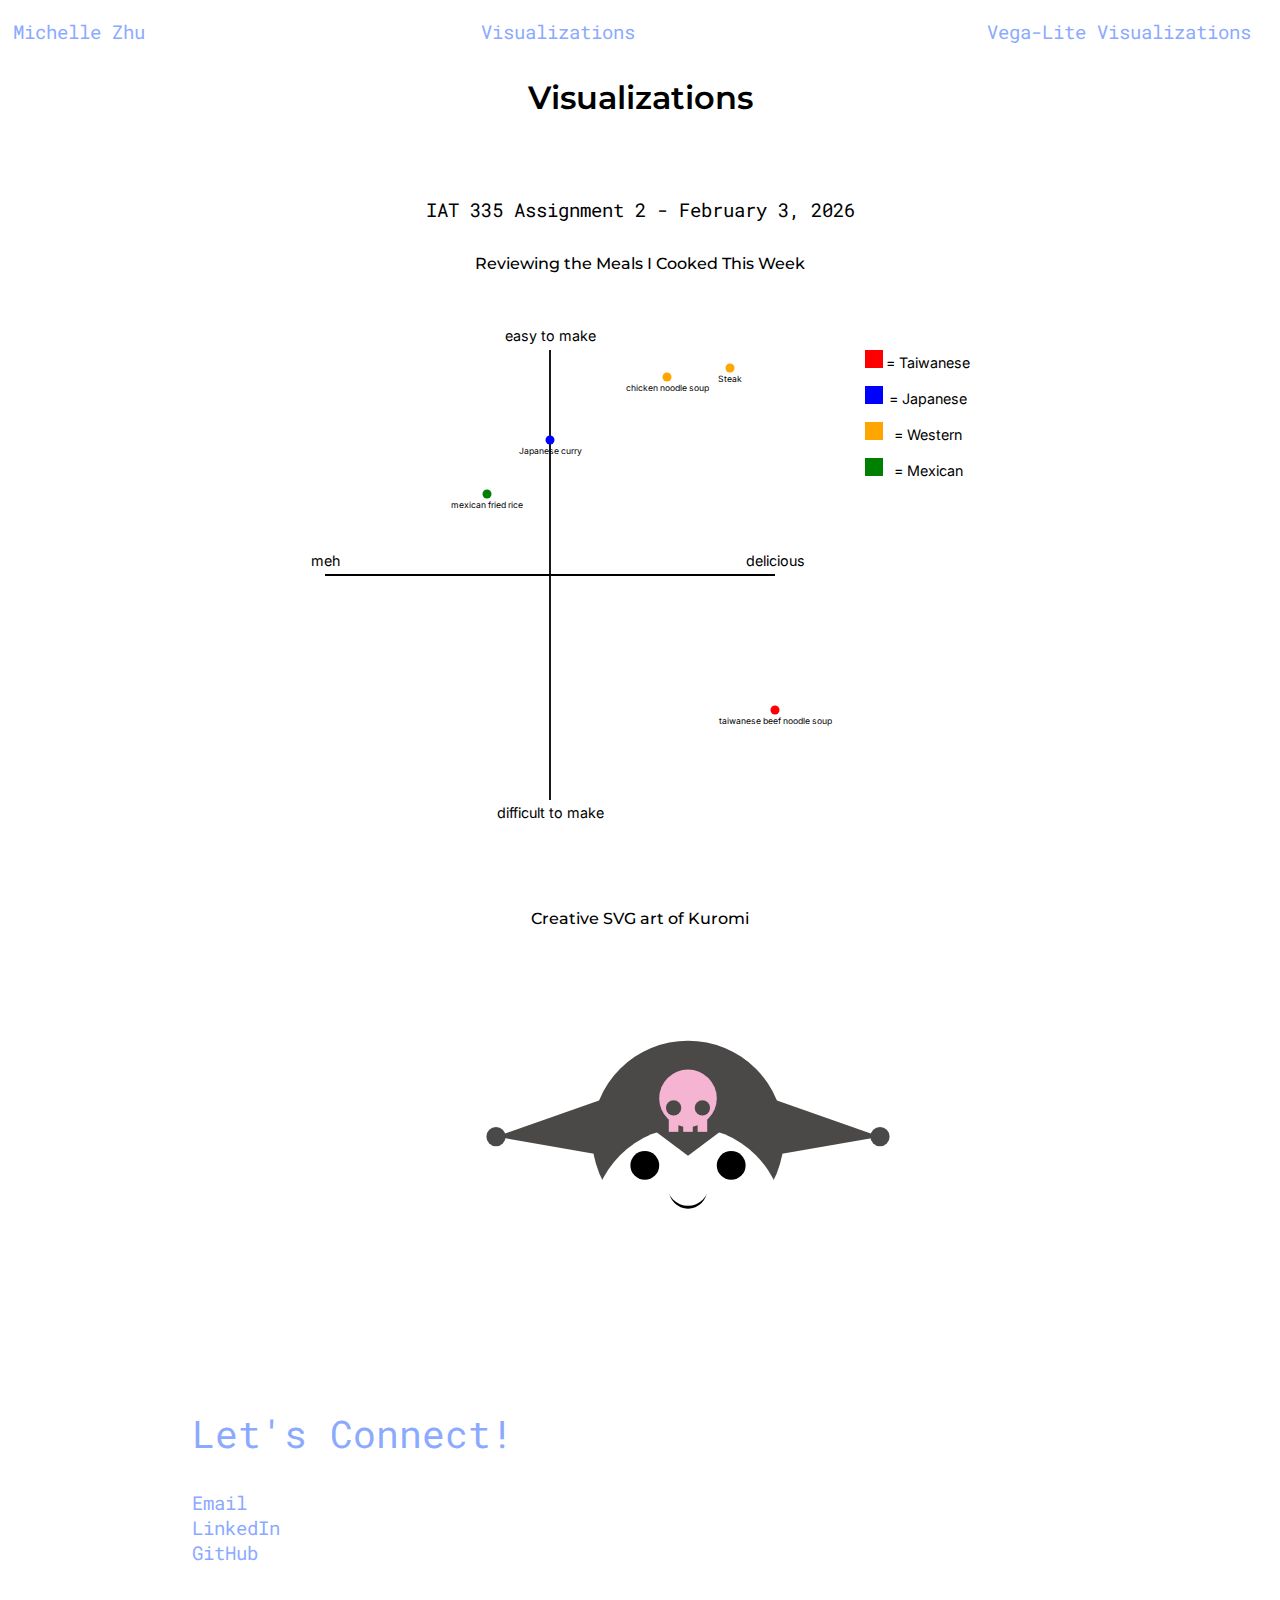
<file: visualizations.html>
<!doctype html>
<html lang="en">
  <head>
    <meta charset="UTF-8" />
    <meta name="viewport" content="width=device-width, initial-scale=1.0" />
    <title>SVG Visualizations</title>

    <!-- Fonts -->
    <!-- Fonts: inter, montserrat, open sans, roboto mono -->
    <link rel="preconnect" href="https://fonts.googleapis.com" />
    <link rel="preconnect" href="https://fonts.gstatic.com" crossorigin />
    <link
      href="https://fonts.googleapis.com/css2?family=Inter:ital,opsz,wght@0,14..32,100..900;1,14..32,100..900&family=Montserrat:ital,wght@0,100..900;1,100..900&family=Open+Sans:ital,wght@0,300..800;1,300..800&family=Roboto+Mono:ital,wght@0,100..700;1,100..700&display=swap"
      rel="stylesheet"
    />

    <!-- CSS -->
    <link href="style.css" rel="stylesheet" />

    <!-- JS -->
  </head>

  <body>
    <nav class="nav-bar flex-spacebetween">
      <a href="index.html">Michelle Zhu</a>
      <div class="flex-nav-links">
        <a href="visualizations.html" class="button-nav">Visualizations</a>
      </div>
      <div class="flex-nav-links">
        <a href="videoGameVisualizations.html" class="button-nav"
          >Vega-Lite Visualizations
        </a>
      </div>
    </nav>
    <header>
      <h1>Visualizations</h1>
    </header>

    <div class="visualization-container">
      <h2>IAT 335 Assignment 2 - February 3, 2026</h2>

      <div class="visual">
        <h3>Reviewing the Meals I Cooked This Week</h3>
        <svg
          id="quadrant-container"
          width="800"
          height="600"
          viewBox="-50 -50 800 600"
        ></svg>
      </div>
      <div class="visual">
        <h3>Creative SVG art of Kuromi</h3>
        <svg
          id="kuromi-container"
          width="500"
          height="200"
          viewBox="10 -40 600 300"
        ></svg>
      </div>
    </div>

    <footer>
      <div id="contact">
        <h2>Let's Connect!</h2>
        <ul>
          <li><a href="mailto:michellezed2018@gmail.com">Email</a></li>
          <li>
            <a href="https://www.linkedin.com/in/michelle-z-/">LinkedIn</a>
          </li>
          <li><a href="https://github.com/michelleuu">GitHub</a></li>
        </ul>
      </div>
    </footer>
    <script src="vis.js" type="text/javascript"></script>
  </body>
</html>
</file>
<file: style.css>
/* Website structure*/
section {
  margin-bottom: 3rem;
}

body {
  margin: 0;
  padding: 0;
}

img {
  width: 100%;
  height: auto;
  display: block;
  object-fit: cover;
}

.image-wrapper {
  max-width: 20rem;
}
.project-image {
  height: 18vw;
  overflow: hidden;
}

.project-image img {
  width: 100%;
  height: 100%;
  object-fit: cover;
  display: block;
}

svg {
  max-width: 45rem;
  width: 100%;
  height: auto;
  display: block;
}

/* Navigation styling */
nav {
  padding: 0.8rem;
  padding-top: 1.2rem;
  position: sticky;
  top: -1rem;
  background-color: white;
  /*box-shadow: 0 0.25rem 0.4rem rgba(139, 170, 255, 0.3);*/
}

footer {
  margin: 10rem 12rem 4rem 12rem;
}

#statement,
#images {
  margin-top: 5rem;
  margin-bottom: 5rem;
  margin-left: 12rem;
  margin-right: 12rem;
}

.home-container {
  margin-left: 26rem;
  margin-right: 26rem;
}
@media (max-width: 85rem) {
  .home-container {
    margin-left: 12rem;
    margin-right: 12rem;
  }
}

@media (max-width: 58rem) {
  #statement,
  #images,
  .home-container,
  footer {
    margin-left: 2rem;
    margin-right: 2rem;
  }
}
h1 {
  font-family: "Montserrat", "sans-serif";
  font-weight: 600;
  font-size: 2rem;
  text-align: center;
  margin-bottom: 5rem;
}

/* Header, paragraph, and text stylings */
#statement h1,
a {
  text-align: start;
  font-family: "roboto mono";
  font-weight: 400;
  font-size: 1.2rem;
  color: #8baaff;
  text-decoration: none;
  margin: 0;
}

h2 {
  font-family: "roboto mono";
  font-weight: 400;
  font-size: 1.2rem;
  margin-bottom: 2rem;
  margin-top: 1rem;
}

#statement h2,
footer h2 {
  font-size: clamp(1.6rem, 3vw, 3rem);
  color: #8baaff;
}

#personal-statement {
  font-family: "Montserrat", "sans-serif";
  font-weight: 500;
  max-width: 70rem;
}

h3 {
  font-family: "Montserrat", "sans-serif";
  font-weight: 500;
  font-size: 1.2rem;
}
h4 {
  font-family: "Montserrat", "sans-serif";
  font-weight: 400;
  color: #7a7a7a;
}

p,
li {
  font-family: "inter";
  font-weight: 350;
  color: #7a7a7a;
}

h3,
h4,
p,
li {
  font-size: 1rem;
  margin: 0;
}

#personal-introduction p {
  max-width: 32rem;
  margin-bottom: 1rem;
}

li,
ul {
  list-style: none;
  padding: 0;
  margin: 0;
}

.resume-content {
  margin-bottom: 1.4rem;
}

p {
  margin-bottom: 1.4rem;
  line-height: 1.4rem;
}

.resume-section p {
  margin-bottom: 0;
}

.role {
  font-weight: 500;
}

.italicize {
  font-style: italic;
}

.project h3 {
  margin-top: 1rem;
}

.visualization-container h2,
.visualization-container h3,
.visualization-container svg {
  text-align: center;
  justify-self: center;
}

.visualization-container h3 {
  margin-bottom: 2rem;
}

.visual {
  margin-bottom: 4rem;
}

/* Link and button stylings*/
a:hover,
a:focus,
a:active {
  color: #7a7a7a;
}

/* Flex layout*/
.resume-header {
  display: flex;
  justify-content: space-between;
}

.flex-spacebetween {
  display: flex;
  justify-content: space-between;
}

.skills-container {
  display: flex;
  flex-wrap: wrap;
  justify-content: space-between;
  gap: 2rem;
}

li {
  color: #7a7a7a;
}

.flex-nav-links {
  display: flex;
  flex-wrap: wrap;
  justify-content: space-between;
}

.flex-nav-links a {
  margin-right: 1rem;
  margin-left: 1rem;
}

.projects-container {
  display: grid;
  grid-template-columns: 1fr 1fr 1fr;
  gap: 1rem;
}

/* Grid layouts */
.resume-container {
  display: grid;
  grid-template-columns: 1fr 3fr;
}
.resume-container > * {
  grid-column: 2;
}

.two-col {
  display: grid;
  grid-template-columns: 1fr 1fr;
  column-gap: 4rem;
  margin-left: 12rem;
  margin-right: 12rem;
  align-items: center;
}

@media (max-width: 58rem) {
  .two-col {
    grid-template-columns: 1fr;
    margin-left: 2rem;
    margin-right: 2rem;
  }
  .projects-container {
    grid-template-columns: 1fr 1fr;
  }
}
</file>
